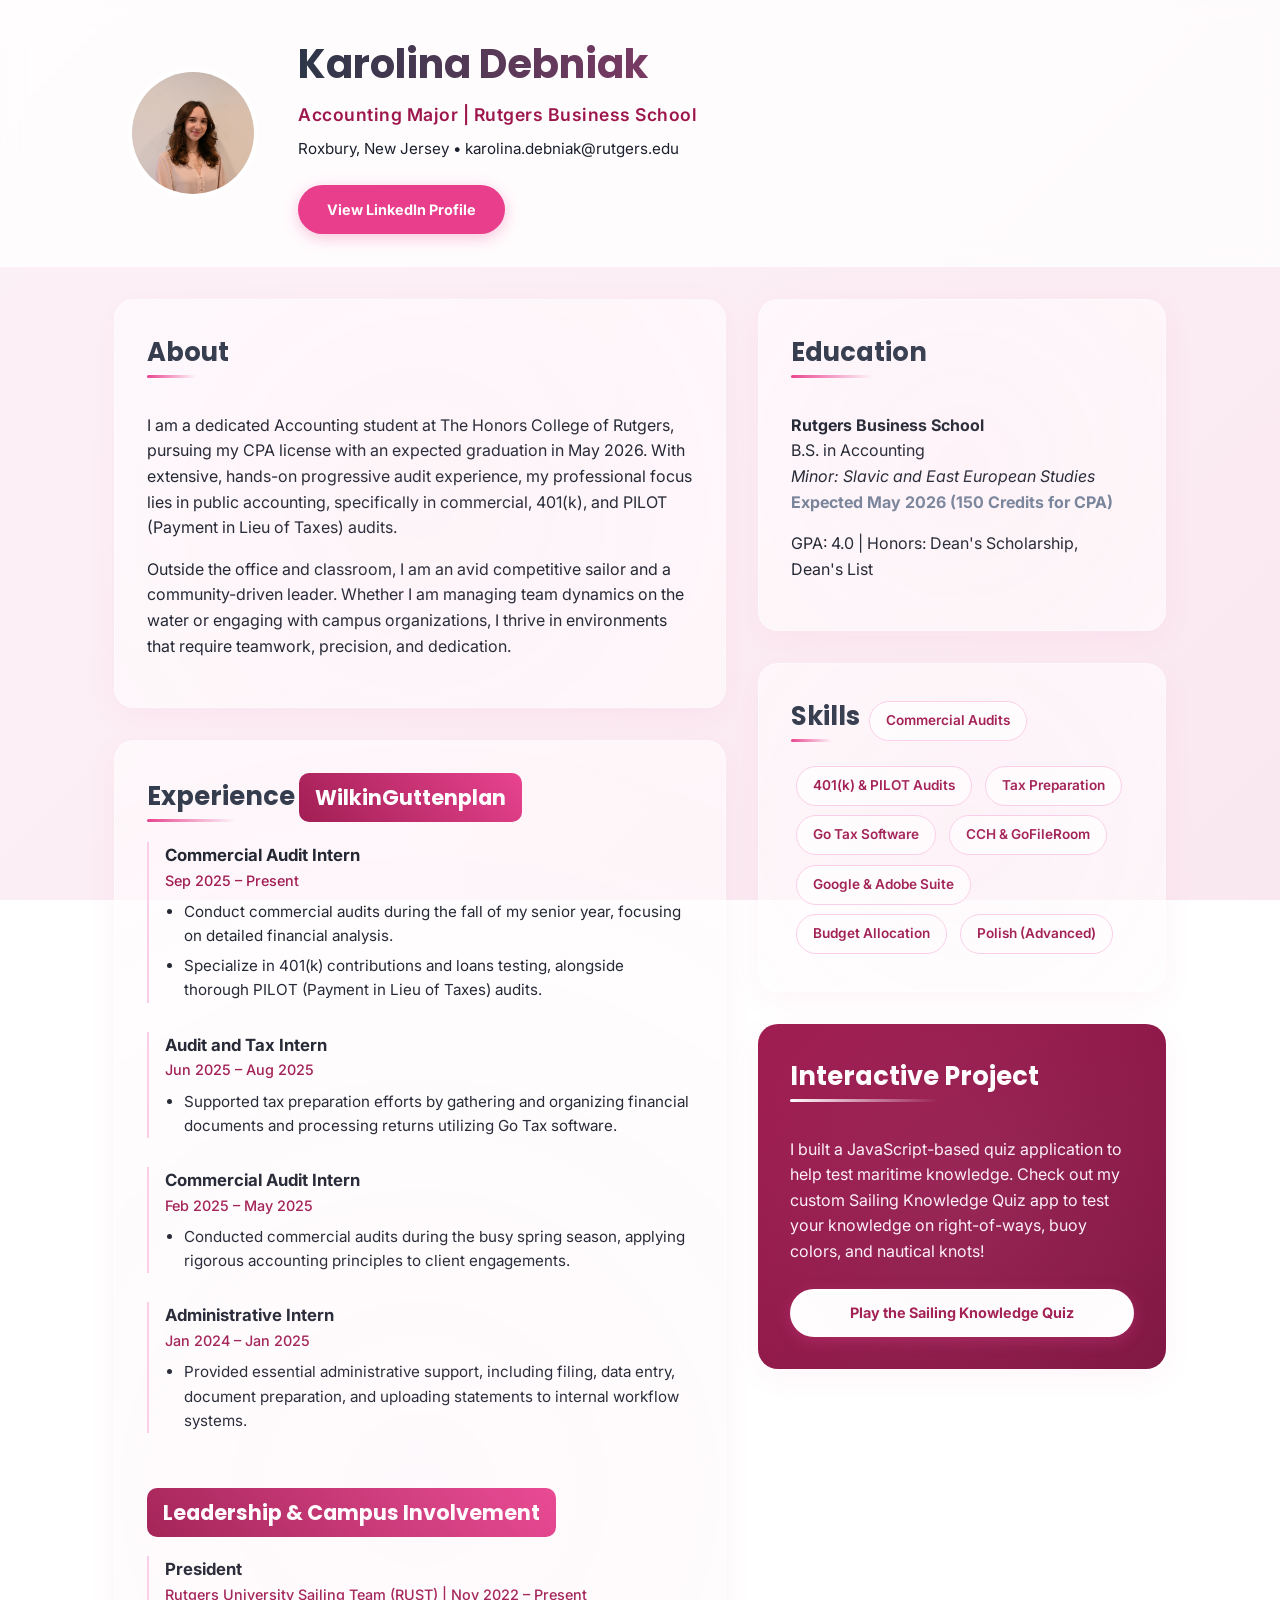
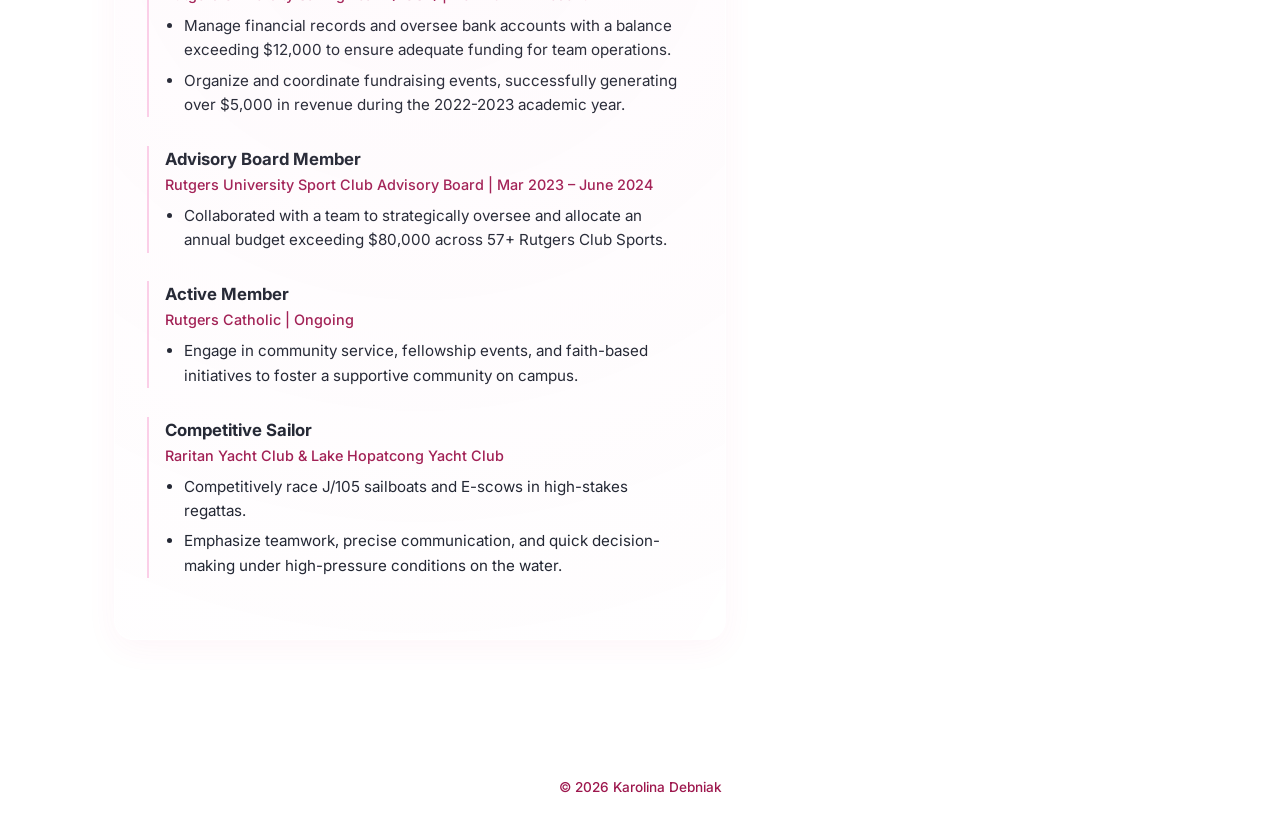
<file: index.html>
<!DOCTYPE html>
<html lang="en">
<head>
    <meta charset="UTF-8">
    <meta name="viewport" content="width=device-width, initial-scale=1.0">
    <title>Karolina Debniak | Rutgers Business School</title>
    <link href="https://fonts.googleapis.com/css2?family=Poppins:wght@300;400;600;700&family=Inter:wght@400;600&display=swap" rel="stylesheet">
    <style>
        :root {
            --primary-pink: #e83e8c;
            --hot-pink: #ff1694;
            --dark-pink: #9d174d;
            --soft-pink: #fbcfe8;
            --charcoal: #2d3748;
            --text-main: #1a202c;
            /* Glassmorphism background */
            --bg-gradient: linear-gradient(135deg, #fdf2f8 0%, #fae8f0 100%);
            --card-glass: rgba(255, 255, 255, 0.6);
            --border-glass: rgba(255, 255, 255, 0.3);
        }

        /* Basic Reset & Animation Keyframes */
        * { box-sizing: border-box; }
        
        @keyframes fadeInSlideUp {
            0% { opacity: 0; transform: translateY(20px); }
            100% { opacity: 1; transform: translateY(0); }
        }

        @keyframes pulseGlow {
            0% { box-shadow: 0 0 0 0px rgba(232, 62, 140, 0.7); }
            70% { box-shadow: 0 0 0 15px rgba(232, 62, 140, 0); }
            100% { box-shadow: 0 0 0 0px rgba(232, 62, 140, 0); }
        }

        @keyframes jiggle {
            0% { transform: scale(1); }
            25% { transform: scale(1.05) rotate(1deg); }
            50% { transform: scale(1.05) rotate(-1deg); }
            100% { transform: scale(1); }
        }

        body {
            font-family: 'Inter', sans-serif;
            margin: 0;
            padding: 0;
            color: var(--text-main);
            background: var(--bg-gradient);
            background-attachment: fixed;
            line-height: 1.6;
            overflow-x: hidden;
        }

        /* Fun, Animated Header */
        header {
            background: rgba(255, 255, 255, 0.8);
            backdrop-filter: blur(10px);
            -webkit-backdrop-filter: blur(10px);
            border-bottom: 1px solid var(--border-glass);
            padding: 2rem 10%;
            text-align: left;
            position: sticky;
            top: 0;
            z-index: 100;
            transition: padding 0.3s;
        }

        .header-container {
            max-width: 1100px;
            margin: 0 auto;
            display: flex;
            align-items: center;
            gap: 2.5rem;
            animation: fadeInSlideUp 0.8s ease-out;
        }
        
        .profile-photo {
            width: 130px;
            height: 130px;
            border-radius: 50%;
            object-fit: cover;
            border: 4px solid #fff;
            animation: pulseGlow 2s infinite;
            transition: transform 0.3s;
        }
        
        .profile-photo:hover {
            transform: scale(1.05) rotate(3deg);
        }

        .header-text { flex: 1; }
        
        h1 { 
            font-family: 'Poppins', sans-serif;
            margin: 0; 
            font-size: 2.5rem; 
            font-weight: 700;
            background: linear-gradient(to right, var(--charcoal), var(--primary-pink));
            -webkit-background-clip: text;
            -webkit-text-fill-color: transparent;
        }
        
        .headline { 
            font-size: 1.1rem; 
            color: var(--dark-pink); 
            font-weight: 600; 
            margin-top: 0.3rem;
            letter-spacing: 0.5px;
        }
        
        header p { margin: 0.5rem 0; font-size: 0.95rem; }

        /* Main Container & Modern Grid */
        .main-container {
            max-width: 1100px;
            margin: 2rem auto 4rem auto;
            padding: 0 1.5rem;
            display: grid;
            grid-template-columns: 1.8fr 1.2fr;
            gap: 2rem;
            animation: fadeInSlideUp 1s ease-out 0.2s both;
        }

        /* Cool Glass Cards with Hover Effects */
        .card {
            background: var(--card-glass);
            backdrop-filter: blur(15px);
            -webkit-backdrop-filter: blur(15px);
            padding: 2rem;
            border-radius: 20px;
            border: 1px solid var(--border-glass);
            box-shadow: 0 8px 32px rgba(232, 62, 140, 0.05);
            margin-bottom: 2rem;
            transition: transform 0.4s cubic-bezier(0.175, 0.885, 0.32, 1.275), box-shadow 0.3s, background 0.3s;
            position: relative;
            overflow: hidden;
        }

        /* Subtle background flare on cards */
        .card::after {
            content: '';
            position: absolute;
            top: -50%;
            left: -50%;
            width: 200%;
            height: 200%;
            background: radial-gradient(circle, rgba(251,207,232,0.2) 0%, rgba(255,255,255,0) 70%);
            transform: rotate(30deg);
            pointer-events: none;
            transition: opacity 0.5s;
            opacity: 0.5;
        }

        .card:hover {
            transform: translateY(-8px) scale(1.01);
            box-shadow: 0 15px 45px rgba(232, 62, 140, 0.12);
            background: rgba(255, 255, 255, 0.75);
        }
        
        .card:hover::after { opacity: 1; }

        h2 { 
            font-family: 'Poppins', sans-serif;
            margin-top: 0; 
            font-size: 1.6rem; 
            color: var(--charcoal);
            position: relative;
            display: inline-block;
            margin-bottom: 1.5rem;
        }
        
        h2::after {
            content: '';
            position: absolute;
            bottom: -5px;
            left: 0;
            width: 60%;
            height: 3px;
            background: linear-gradient(to right, var(--primary-pink), transparent);
            border-radius: 2px;
        }
        
        /* Progressive Experience Styling */
        .exp-item { 
            margin-bottom: 1.8rem; 
            padding-left: 1rem; 
            border-left: 2px solid var(--soft-pink);
            transition: border-color 0.3s;
        }
        
        .exp-item:hover { border-color: var(--primary-pink); }
        
        .exp-title { font-weight: 700; color: var(--text-main); display: block; font-size: 1.05rem; }
        .exp-meta { color: var(--dark-pink); font-size: 0.9rem; margin-bottom: 0.5rem; display: block; font-weight: 500; }
        
        ul { padding-left: 1.2rem; margin-top: 5px; margin-bottom: 0; }
        li { margin-bottom: 6px; font-size: 0.95rem; }
        
        .company-header {
            font-family: 'Poppins', sans-serif;
            font-size: 1.3rem;
            font-weight: 700;
            color: var(--dark-pink);
            margin-bottom: 1.2rem;
            background: linear-gradient(45deg, var(--dark-pink), var(--primary-pink));
            padding: 0.5rem 1rem;
            border-radius: 10px;
            color: white;
            display: inline-block;
        }

        /* Fun Skill Tags */
        .skill-tag {
            display: inline-block;
            background: white;
            color: var(--dark-pink);
            padding: 0.5rem 1rem;
            border-radius: 50px;
            margin: 0.3rem;
            font-size: 0.85rem;
            font-weight: 600;
            border: 1px solid var(--soft-pink);
            transition: all 0.3s;
            cursor: default;
        }
        
        .skill-tag:hover {
            background: var(--primary-pink);
            color: white;
            border-color: var(--primary-pink);
            animation: jiggle 0.5s ease;
        }

        /* Animated Buttons */
        .contact-btn {
            display: inline-block;
            background-color: var(--primary-pink);
            color: white;
            padding: 0.8rem 1.8rem;
            text-decoration: none;
            border-radius: 50px;
            font-weight: 700;
            font-size: 0.9rem;
            margin-top: 1rem;
            transition: all 0.3s ease;
            box-shadow: 0 4px 15px rgba(232, 62, 140, 0.3);
            border: none;
            cursor: pointer;
        }
        
        .contact-btn:hover {
            background-color: var(--hot-pink);
            transform: translateY(-3px);
            box-shadow: 0 6px 20px rgba(232, 62, 140, 0.5);
        }

        /* Special Styling for Interactive Project Card */
        .project-card {
            background: linear-gradient(135deg, var(--dark-pink) 0%, #7c113e 100%) !important;
            color: white !important;
            border: none !important;
        }
        
        .project-card h2 { 
            color: white !important; 
        }
        
        .project-card h2::after {
            background: linear-gradient(to right, white, transparent);
        }
        
        .project-card p { color: #fdf2f8 !important; }
        
        .project-card .contact-btn {
            background-color: white;
            color: var(--dark-pink);
            text-align: center;
            display: block;
            margin-top: 1.5rem;
        }
        
        .project-card .contact-btn:hover {
            background-color: var(--soft-pink);
            color: var(--dark-pink);
        }

        footer {
            text-align: center;
            padding: 2.5rem;
            color: var(--dark-pink);
            font-size: 0.85rem;
            background: rgba(255,255,255,0.5);
            border-top: 1px solid var(--border-glass);
            font-weight: 500;
        }
        
        /* Clean Link Styling */
        a { transition: color 0.2s; text-decoration: none; }
        header a:not(.contact-btn):hover { color: var(--hot-pink) !important; text-decoration: underline; }

        /* Responsive Design tweaks */
        @media (max-width: 900px) {
            .header-container { gap: 1.5rem; padding: 0 5%; }
            h1 { font-size: 2rem; }
            .main-container { grid-template-columns: 1fr; gap: 1rem; }
        }
        
        @media (max-width: 600px) {
            header { padding: 1.5rem 5%; }
            .header-container { flex-direction: column; text-align: center; gap: 1rem; }
            h2 { font-size: 1.4rem; }
            .profile-photo { width: 110px; height: 110px; }
        }
    </style>
</head>
<body>

<header>
    <div class="header-container">
        <img src="ProfilePic.JPG" alt="Karolina Debniak Headshot" class="profile-photo">
        
        <div class="header-text">
            <h1>Karolina Debniak</h1>
            <div class="headline">Accounting Major | Rutgers Business School</div>
            <p>Roxbury, New Jersey &bull; <a href="mailto:karolina.debniak@rutgers.edu" style="color: inherit;">karolina.debniak@rutgers.edu</a></p>
            <a href="https://www.linkedin.com/in/karolina-debniak" target="_blank" class="contact-btn">View LinkedIn Profile</a>
        </div>
    </div>
</header>

<div class="main-container">
    <div class="left-col">
        <div class="card">
            <h2>About</h2>
            <p>I am a dedicated Accounting student at The Honors College of Rutgers, pursuing my CPA license with an expected graduation in May 2026. With extensive, hands-on progressive audit experience, my professional focus lies in public accounting, specifically in commercial, 401(k), and PILOT (Payment in Lieu of Taxes) audits.</p>
            <p>Outside the office and classroom, I am an avid competitive sailor and a community-driven leader. Whether I am managing team dynamics on the water or engaging with campus organizations, I thrive in environments that require teamwork, precision, and dedication.</p>
        </div>

        <div class="card">
            <h2>Experience</h2>
            
            <div class="company-header">WilkinGuttenplan</div>

            <div class="exp-item">
                <span class="exp-title">Commercial Audit Intern</span>
                <span class="exp-meta">Sep 2025 – Present</span>
                <ul>
                    <li>Conduct commercial audits during the fall of my senior year, focusing on detailed financial analysis.</li>
                    <li>Specialize in 401(k) contributions and loans testing, alongside thorough PILOT (Payment in Lieu of Taxes) audits.</li>
                </ul>
            </div>

            <div class="exp-item">
                <span class="exp-title">Audit and Tax Intern</span>
                <span class="exp-meta">Jun 2025 – Aug 2025</span>
                <ul>
                    <li>Supported tax preparation efforts by gathering and organizing financial documents and processing returns utilizing Go Tax software.</li>
                </ul>
            </div>

            <div class="exp-item">
                <span class="exp-title">Commercial Audit Intern</span>
                <span class="exp-meta">Feb 2025 – May 2025</span>
                <ul>
                    <li>Conducted commercial audits during the busy spring season, applying rigorous accounting principles to client engagements.</li>
                </ul>
            </div>

            <div class="exp-item">
                <span class="exp-title">Administrative Intern</span>
                <span class="exp-meta">Jan 2024 – Jan 2025</span>
                <ul>
                    <li>Provided essential administrative support, including filing, data entry, document preparation, and uploading statements to internal workflow systems.</li>
                </ul>
            </div>
            
            <br>
            <div class="company-header">Leadership & Campus Involvement</div>

            <div class="exp-item">
                <span class="exp-title">President</span>
                <span class="exp-meta">Rutgers University Sailing Team (RUST) | Nov 2022 – Present</span>
                <ul>
                    <li>Manage financial records and oversee bank accounts with a balance exceeding $12,000 to ensure adequate funding for team operations.</li>
                    <li>Organize and coordinate fundraising events, successfully generating over $5,000 in revenue during the 2022-2023 academic year.</li>
                </ul>
            </div>

            <div class="exp-item">
                <span class="exp-title">Advisory Board Member</span>
                <span class="exp-meta">Rutgers University Sport Club Advisory Board | Mar 2023 – June 2024</span>
                <ul>
                    <li>Collaborated with a team to strategically oversee and allocate an annual budget exceeding $80,000 across 57+ Rutgers Club Sports.</li>
                </ul>
            </div>

            <div class="exp-item">
                <span class="exp-title">Active Member</span>
                <span class="exp-meta">Rutgers Catholic | Ongoing</span>
                <ul>
                    <li>Engage in community service, fellowship events, and faith-based initiatives to foster a supportive community on campus.</li>
                </ul>
            </div>

            <div class="exp-item">
                <span class="exp-title">Competitive Sailor</span>
                <span class="exp-meta">Raritan Yacht Club & Lake Hopatcong Yacht Club</span>
                <ul>
                    <li>Competitively race J/105 sailboats and E-scows in high-stakes regattas.</li>
                    <li>Emphasize teamwork, precise communication, and quick decision-making under high-pressure conditions on the water.</li>
                </ul>
            </div>
        </div>
    </div>

    <div class="right-col">
        <div class="card">
            <h2>Education</h2>
            <p><strong>Rutgers Business School</strong><br>
            B.S. in Accounting<br>
            <em>Minor: Slavic and East European Studies</em><br>
            <span style="color: #718096; font-weight: bold;">Expected May 2026 (150 Credits for CPA)</span></p>
            <p>GPA: 4.0 | Honors: Dean's Scholarship, Dean's List</p>
        </div>

        <div class="card">
            <h2>Skills</h2>
            <div class="skill-tag">Commercial Audits</div>
            <div class="skill-tag">401(k) & PILOT Audits</div>
            <div class="skill-tag">Tax Preparation</div>
            <div class="skill-tag">Go Tax Software</div>
            <div class="skill-tag">CCH & GoFileRoom</div>
            <div class="skill-tag">Google & Adobe Suite</div>
            <div class="skill-tag">Budget Allocation</div>
            <div class="skill-tag">Polish (Advanced)</div>
        </div>

        <div class="card project-card">
            <h2>Interactive Project</h2>
            <p>I built a JavaScript-based quiz application to help test maritime knowledge. Check out my custom Sailing Knowledge Quiz app to test your knowledge on right-of-ways, buoy colors, and nautical knots!</p>
            <a href="quiz.html" class="contact-btn">Play the Sailing Knowledge Quiz</a>
        </div>
    </div>
</div>

<footer>
    &copy; 2026 Karolina Debniak
</footer>

<script>
    // Subtle header shrink effect on scroll
    window.addEventListener('scroll', function() {
        const header = document.querySelector('header');
        if (window.scrollY > 50) {
            header.style.padding = '1rem 10%';
            header.style.boxShadow = '0 5px 20px rgba(0,0,0,0.1)';
        } else {
            header.style.padding = '2rem 10%';
            header.style.boxShadow = 'none';
        }
    });
</script>

</body>
</html>
</file>
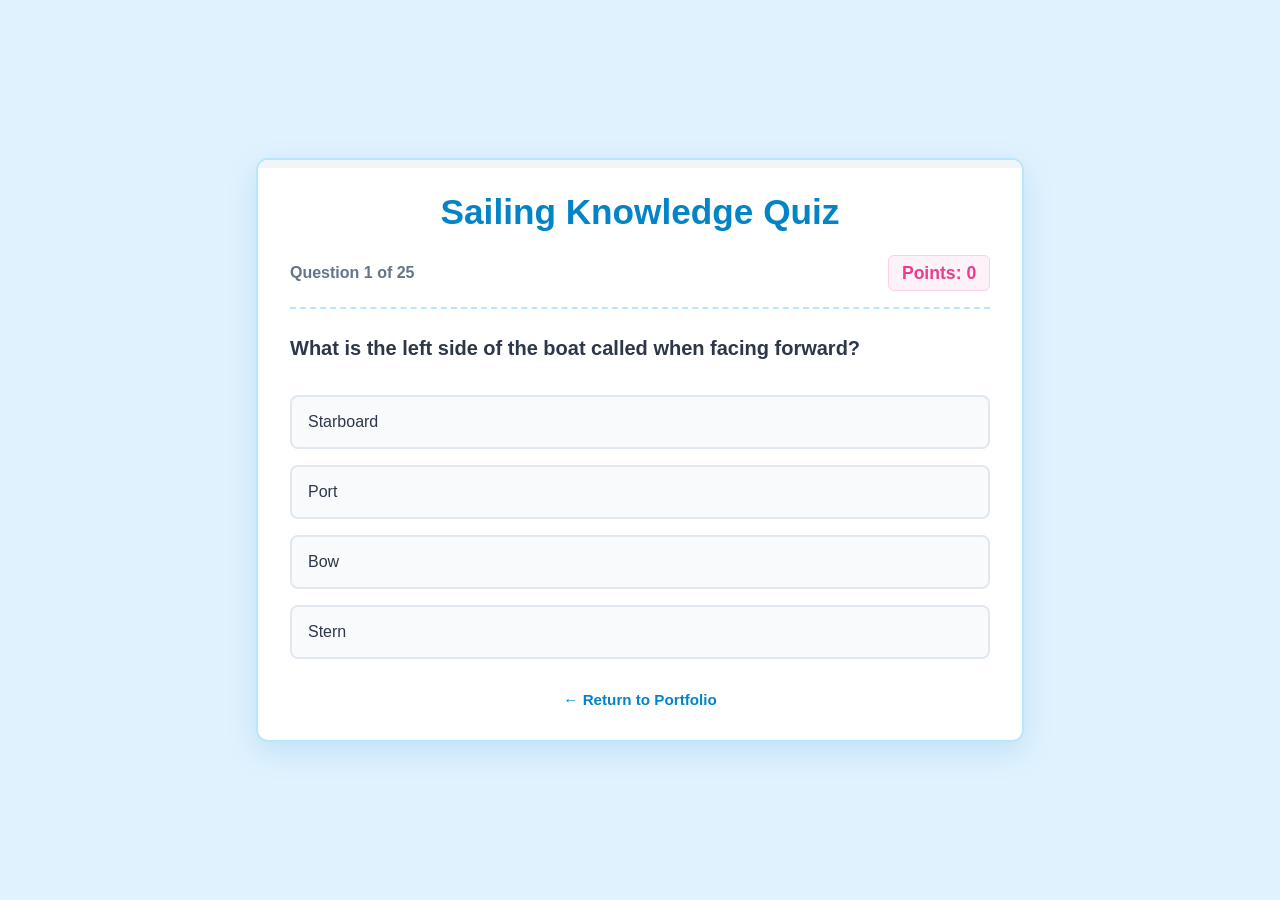
<file: quiz.html>
<!DOCTYPE html>
<html lang="en">
<head>
    <meta charset="UTF-8">
    <meta name="viewport" content="width=device-width, initial-scale=1.0">
    <title>Sailing Knowledge Quiz</title>
    <style>
        :root {
            --bg-color: #e0f2fe; /* Light water blue */
            --card-bg: #ffffff; /* Clean white for cards */
            --text-main: #2d3748; /* Charcoal from portfolio */
            --accent-pink: #e83e8c; /* Primary vivid pink */
            --hover-pink: #d81b60; /* Darker pink for hovers */
            --ocean-blue: #0284c7; /* Deeper blue for headings/water theme */
            --correct: #10b981; /* Green for correct */
            --incorrect: #ef4444; /* Red for incorrect */
        }
        body {
            font-family: 'Inter', -apple-system, BlinkMacSystemFont, "Segoe UI", Roboto, sans-serif;
            background-color: var(--bg-color);
            color: var(--text-main);
            margin: 0;
            display: flex;
            justify-content: center;
            align-items: center;
            min-height: 100vh;
        }
        #app-container {
            background-color: var(--card-bg);
            width: 90%;
            max-width: 700px;
            border-radius: 12px;
            box-shadow: 0 10px 30px rgba(2, 132, 199, 0.15); /* Soft blue shadow */
            overflow: hidden;
            position: relative;
            padding: 2rem;
            border: 2px solid #bae6fd;
        }
        /* Progress Bar */
        #progress-container {
            width: 100%;
            background-color: #f1f5f9;
            height: 8px;
            position: absolute;
            top: 0;
            left: 0;
        }
        #progress-bar {
            height: 100%;
            background-color: var(--accent-pink);
            width: 0%;
            transition: width 0.3s ease;
        }
        /* Quiz Elements */
        h1 { 
            text-align: center; 
            color: var(--ocean-blue); 
            margin-top: 0; 
            font-size: 2.2rem;
        }
        
        .header-info {
            display: flex;
            justify-content: space-between;
            align-items: center;
            margin-bottom: 1.5rem;
            padding-bottom: 1rem;
            border-bottom: 2px dashed #bae6fd;
        }

        #question-counter { 
            font-size: 1rem; 
            color: #64748b; 
            font-weight: 600;
        }

        #score-tracker {
            font-size: 1.1rem;
            font-weight: bold;
            color: var(--accent-pink);
            background: #fdf2f8;
            padding: 0.4rem 0.8rem;
            border-radius: 6px;
            border: 1px solid #fbcfe8;
        }

        #question-text { 
            font-size: 1.25rem; 
            margin-bottom: 2rem; 
            line-height: 1.5; 
            font-weight: 600; 
            color: var(--text-main);
        }
        
        .option-btn {
            display: block;
            width: 100%;
            background-color: #f8fafc;
            color: var(--text-main);
            border: 2px solid #e2e8f0;
            padding: 1rem;
            margin-bottom: 1rem;
            border-radius: 8px;
            font-size: 1rem;
            font-weight: 500;
            cursor: pointer;
            text-align: left;
            transition: all 0.2s;
        }
        .option-btn:hover { 
            background-color: #fdf2f8; 
            border-color: var(--accent-pink); 
            color: var(--dark-pink);
        }
        .option-btn:disabled { cursor: not-allowed; }
        
        .correct-answer { 
            background-color: var(--correct) !important; 
            border-color: var(--correct) !important; 
            color: white !important;
        }
        .wrong-answer { 
            background-color: var(--incorrect) !important; 
            border-color: var(--incorrect) !important; 
            color: white !important;
        }
        
        #next-btn, #retake-btn, #back-btn {
            background-color: var(--accent-pink);
            color: white;
            border: none;
            padding: 1rem 2rem;
            border-radius: 8px;
            font-size: 1rem;
            font-weight: bold;
            cursor: pointer;
            width: 100%;
            margin-top: 1rem;
            display: none;
            transition: background-color 0.2s;
        }
        #next-btn:hover, #retake-btn:hover { background-color: var(--hover-pink); }
        
        #back-btn { background-color: var(--ocean-blue); }
        #back-btn:hover { background-color: #0369a1; }
        
        #result-screen { display: none; text-align: center; }
        #score-display { font-size: 4rem; font-weight: bold; color: var(--accent-pink); margin: 1rem 0; }
        
        .nav-link { 
            color: var(--ocean-blue); 
            text-decoration: none; 
            font-size: 0.95rem; 
            display: block; 
            text-align: center; 
            margin-top: 2rem; 
            font-weight: 600;
        }
        .nav-link:hover { color: var(--accent-pink); }
    </style>
</head>
<body>

<div id="app-container">
    <div id="progress-container"><div id="progress-bar"></div></div>
    
    <div id="quiz-screen">
        <h1>Sailing Knowledge Quiz</h1>
        <div class="header-info">
            <div id="question-counter">Question 1 of 25</div>
            <div id="score-tracker">Points: <span id="current-score">0</span></div>
        </div>
        <div id="question-text">Loading question...</div>
        <div id="options-container"></div>
        <button id="next-btn" onclick="nextQuestion()">Next Question</button>
    </div>

    <div id="result-screen">
        <h1>Final Score</h1>
        <p>You completed the study session.</p>
        <div id="score-display">0%</div>
        <p id="feedback-message"></p>
        <button id="retake-btn" onclick="startQuiz()">Retake Quiz</button>
        <button id="back-btn" onclick="window.location.href='index.html'" style="display:block;">Back to Portfolio</button>
    </div>
    
    <a href="index.html" class="nav-link">&larr; Return to Portfolio</a>
</div>

<script>
    const questions = [
        { q: "What is the left side of the boat called when facing forward?", options: ["Starboard", "Port", "Bow", "Stern"], answer: 1 },
        { q: "What color is the navigation light on the starboard side?", options: ["Red", "Green", "White", "Yellow"], answer: 1 },
        { q: "What color is the navigation light on the port side?", options: ["Red", "Green", "White", "Yellow"], answer: 0 },
        { q: "What is the front part of a boat called?", options: ["Stern", "Aft", "Bow", "Hull"], answer: 2 },
        { q: "What is the rear part of a boat called?", options: ["Stern", "Bow", "Keel", "Port"], answer: 0 },
        { q: "What maneuver involves turning the bow of the boat through the wind?", options: ["Jibing", "Tacking", "Reefing", "Heeling"], answer: 1 },
        { q: "What maneuver involves turning the stern of the boat through the wind?", options: ["Jibing", "Tacking", "Luffing", "Mooring"], answer: 0 },
        { q: "What is the primary purpose of a halyard?", options: ["To steer the boat", "To trim the sail", "To hoist a sail", "To secure the anchor"], answer: 2 },
        { q: "Which line is used to control the angle of the sail to the wind?", options: ["Halyard", "Sheet", "Painter", "Spring line"], answer: 1 },
        { q: "What is the heavy fin or ballast at the bottom of a sailboat that prevents it from capsizing?", options: ["Rudder", "Keel", "Transom", "Boom"], answer: 1 },
        { q: "According to the 'Red Right Returning' rule, where should you keep the red buoys when returning from the open sea?", options: ["On your port side", "On your starboard side", "Directly ahead", "Behind you"], answer: 1 },
        { q: "When two sailboats meet on different tacks, which vessel has the right of way?", options: ["The vessel on the port tack", "The vessel on the starboard tack", "The larger vessel", "The faster vessel"], answer: 1 },
        { q: "What does 'draft' refer to in boating?", options: ["The speed of the wind", "The vertical distance from the waterline to the lowest point of the boat", "The height of the mast", "The width of the boat"], answer: 1 },
        { q: "What knot is commonly used to form a secure, fixed loop at the end of a rope?", options: ["Figure-eight knot", "Square knot", "Bowline", "Clove hitch"], answer: 2 },
        { q: "What knot is best for tying a line to a piling or post?", options: ["Clove hitch", "Bowline", "Cleat hitch", "Sheet bend"], answer: 0 },
        { q: "What is the term for a boat leaning to one side due to the force of the wind?", options: ["Yawing", "Pitching", "Heeling", "Broaching"], answer: 2 },
        { q: "What is the forward-facing edge of a triangular sail called?", options: ["Leech", "Foot", "Head", "Luff"], answer: 3 },
        { q: "What is the trailing edge of a sail called?", options: ["Luff", "Leech", "Tack", "Clew"], answer: 1 },
        { q: "What is the bottom edge of a sail called?", options: ["Foot", "Leech", "Luff", "Head"], answer: 0 },
        { q: "What are the small pieces of yarn attached to a sail to indicate airflow called?", options: ["Batten", "Telltales", "Grommets", "Cringles"], answer: 1 },
        { q: "What is the purpose of a boom vang?", options: ["To hoist the main sail", "To hold the boom up", "To pull the boom down and flatten the sail", "To secure the jib"], answer: 2 },
        { q: "What does it mean to 'reef' a sail?", options: ["To take it down completely", "To wash it", "To reduce its area in high winds", "To raise it to the top of the mast"], answer: 2 },
        { q: "What is the fitting used to secure a line on the deck or dock called?", options: ["Winch", "Cleat", "Block", "Shackle"], answer: 1 },
        { q: "Which term describes the steering wheel or tiller used to control the rudder?", options: ["Helm", "Keel", "Binnacle", "Transom"], answer: 0 },
        { q: "What happens when a sail is 'luffing'?", options: ["It is pulled perfectly tight", "It is flapping in the wind and generating no power", "It is submerged in water", "It is tearing apart"], answer: 1 }
    ];

    let currentQuestionIndex = 0;
    let score = 0;
    let answered = false;

    const quizScreen = document.getElementById('quiz-screen');
    const resultScreen = document.getElementById('result-screen');
    const questionText = document.getElementById('question-text');
    const optionsContainer = document.getElementById('options-container');
    const nextBtn = document.getElementById('next-btn');
    const counter = document.getElementById('question-counter');
    const progressBar = document.getElementById('progress-bar');
    const scoreDisplay = document.getElementById('score-display');
    const feedbackMessage = document.getElementById('feedback-message');
    const currentScoreDisplay = document.getElementById('current-score');

    function startQuiz() {
        currentQuestionIndex = 0;
        score = 0;
        currentScoreDisplay.innerText = score;
        quizScreen.style.display = 'block';
        resultScreen.style.display = 'none';
        loadQuestion();
    }

    function loadQuestion() {
        answered = false;
        nextBtn.style.display = 'none';
        const currentQ = questions[currentQuestionIndex];
        
        counter.innerText = `Question ${currentQuestionIndex + 1} of ${questions.length}`;
        questionText.innerText = currentQ.q;
        
        // Update Progress Bar
        const progressPercent = ((currentQuestionIndex) / questions.length) * 100;
        progressBar.style.width = `${progressPercent}%`;

        optionsContainer.innerHTML = '';
        currentQ.options.forEach((option, index) => {
            const button = document.createElement('button');
            button.className = 'option-btn';
            button.innerText = option;
            button.onclick = () => selectOption(index, button);
            optionsContainer.appendChild(button);
        });
    }

    function selectOption(selectedIndex, btn) {
        if (answered) return;
        answered = true;
        
        const currentQ = questions[currentQuestionIndex];
        const buttons = document.querySelectorAll('.option-btn');
        
        // Disable all buttons
        buttons.forEach(b => b.disabled = true);

        if (selectedIndex === currentQ.answer) {
            btn.classList.add('correct-answer');
            score++;
            currentScoreDisplay.innerText = score; // Update the live counter
        } else {
            btn.classList.add('wrong-answer');
            buttons[currentQ.answer].classList.add('correct-answer');
        }

        nextBtn.style.display = 'block';
        if (currentQuestionIndex === questions.length - 1) {
            nextBtn.innerText = 'See Final Score';
        }
    }

    function nextQuestion() {
        currentQuestionIndex++;
        if (currentQuestionIndex < questions.length) {
            loadQuestion();
        } else {
            showResults();
        }
    }

    function showResults() {
        quizScreen.style.display = 'none';
        resultScreen.style.display = 'block';
        progressBar.style.width = '100%';
        
        const percentage = Math.round((score / questions.length) * 100);
        scoreDisplay.innerText = `${percentage}%`;
        
        if(percentage >= 90) feedbackMessage.innerText = "Captain Ready! Incredible job.";
        else if(percentage >= 75) feedbackMessage.innerText = "Solid understanding. Keep reviewing those tricky maneuvers!";
        else feedbackMessage.innerText = "Looks like you need to hit the water a bit more before setting sail.";
    }

    // Start the app
    startQuiz();
</script>

</body>
</html>
</file>
